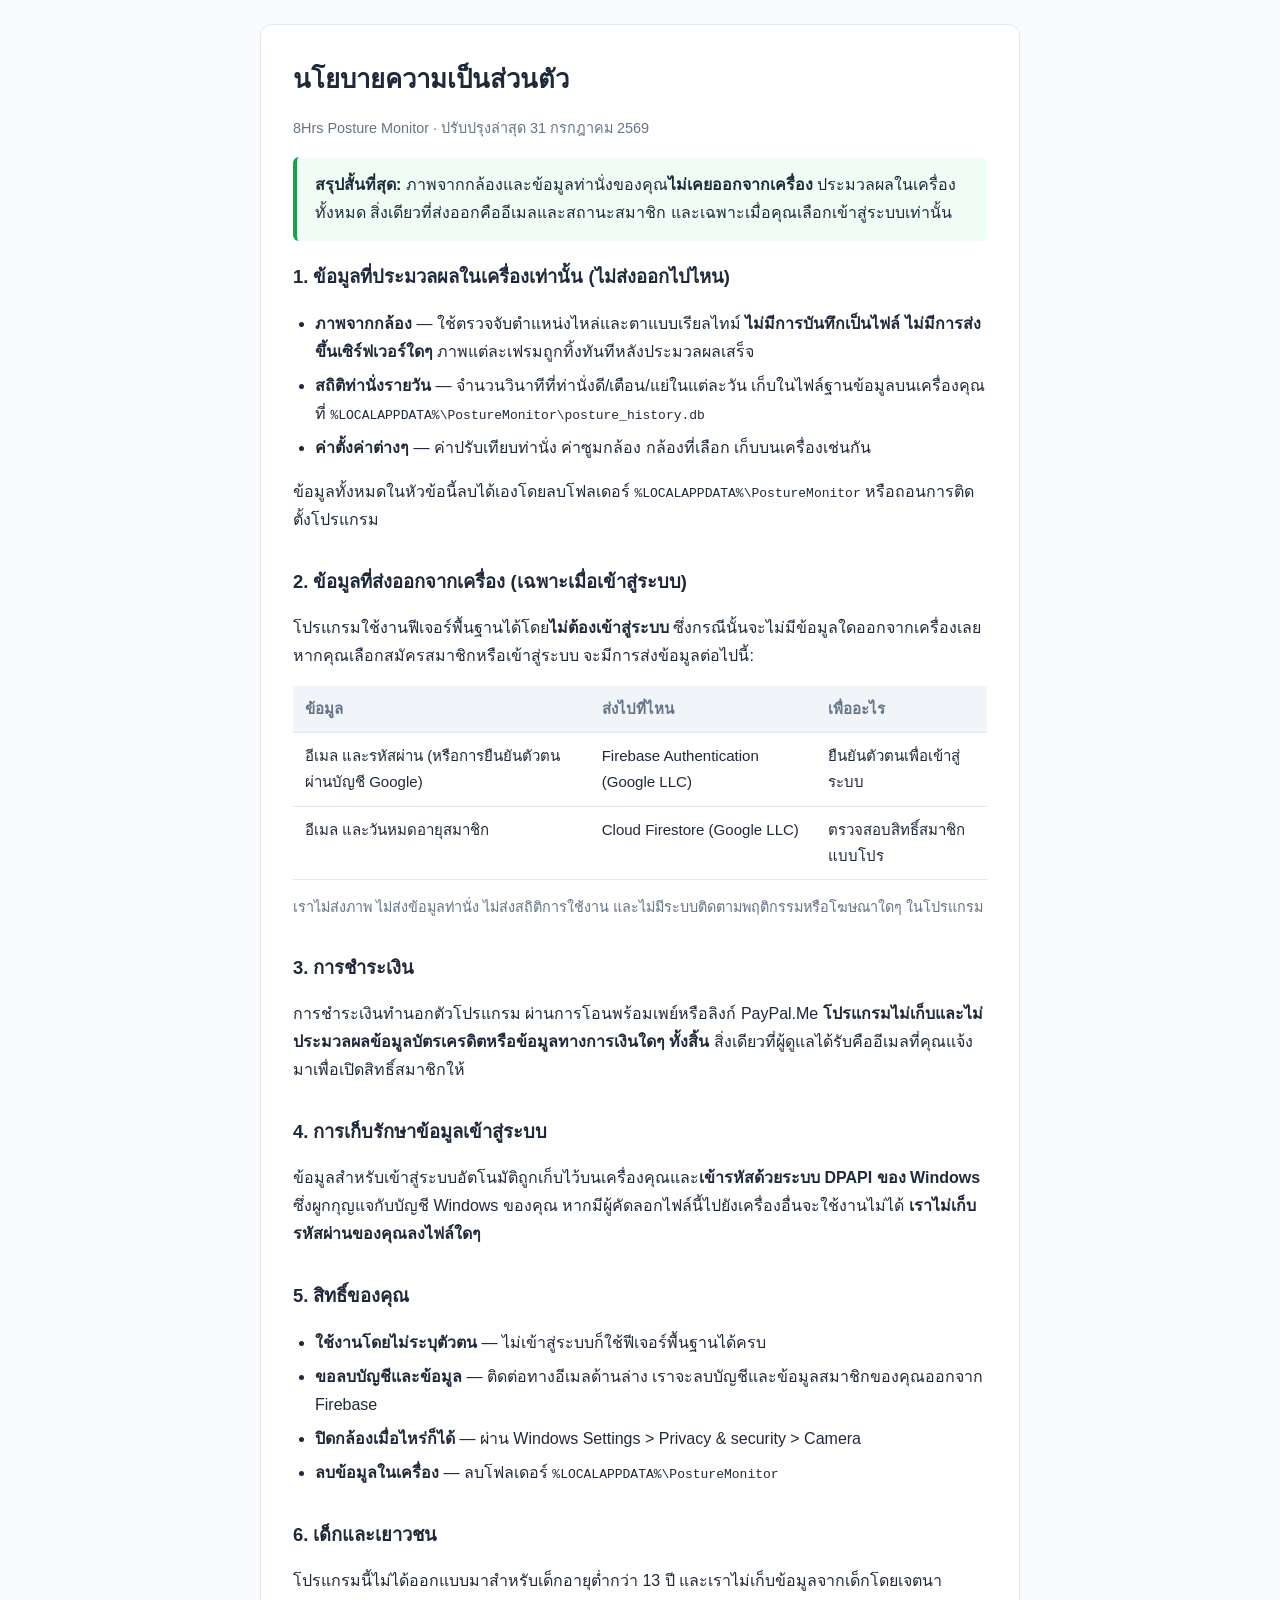
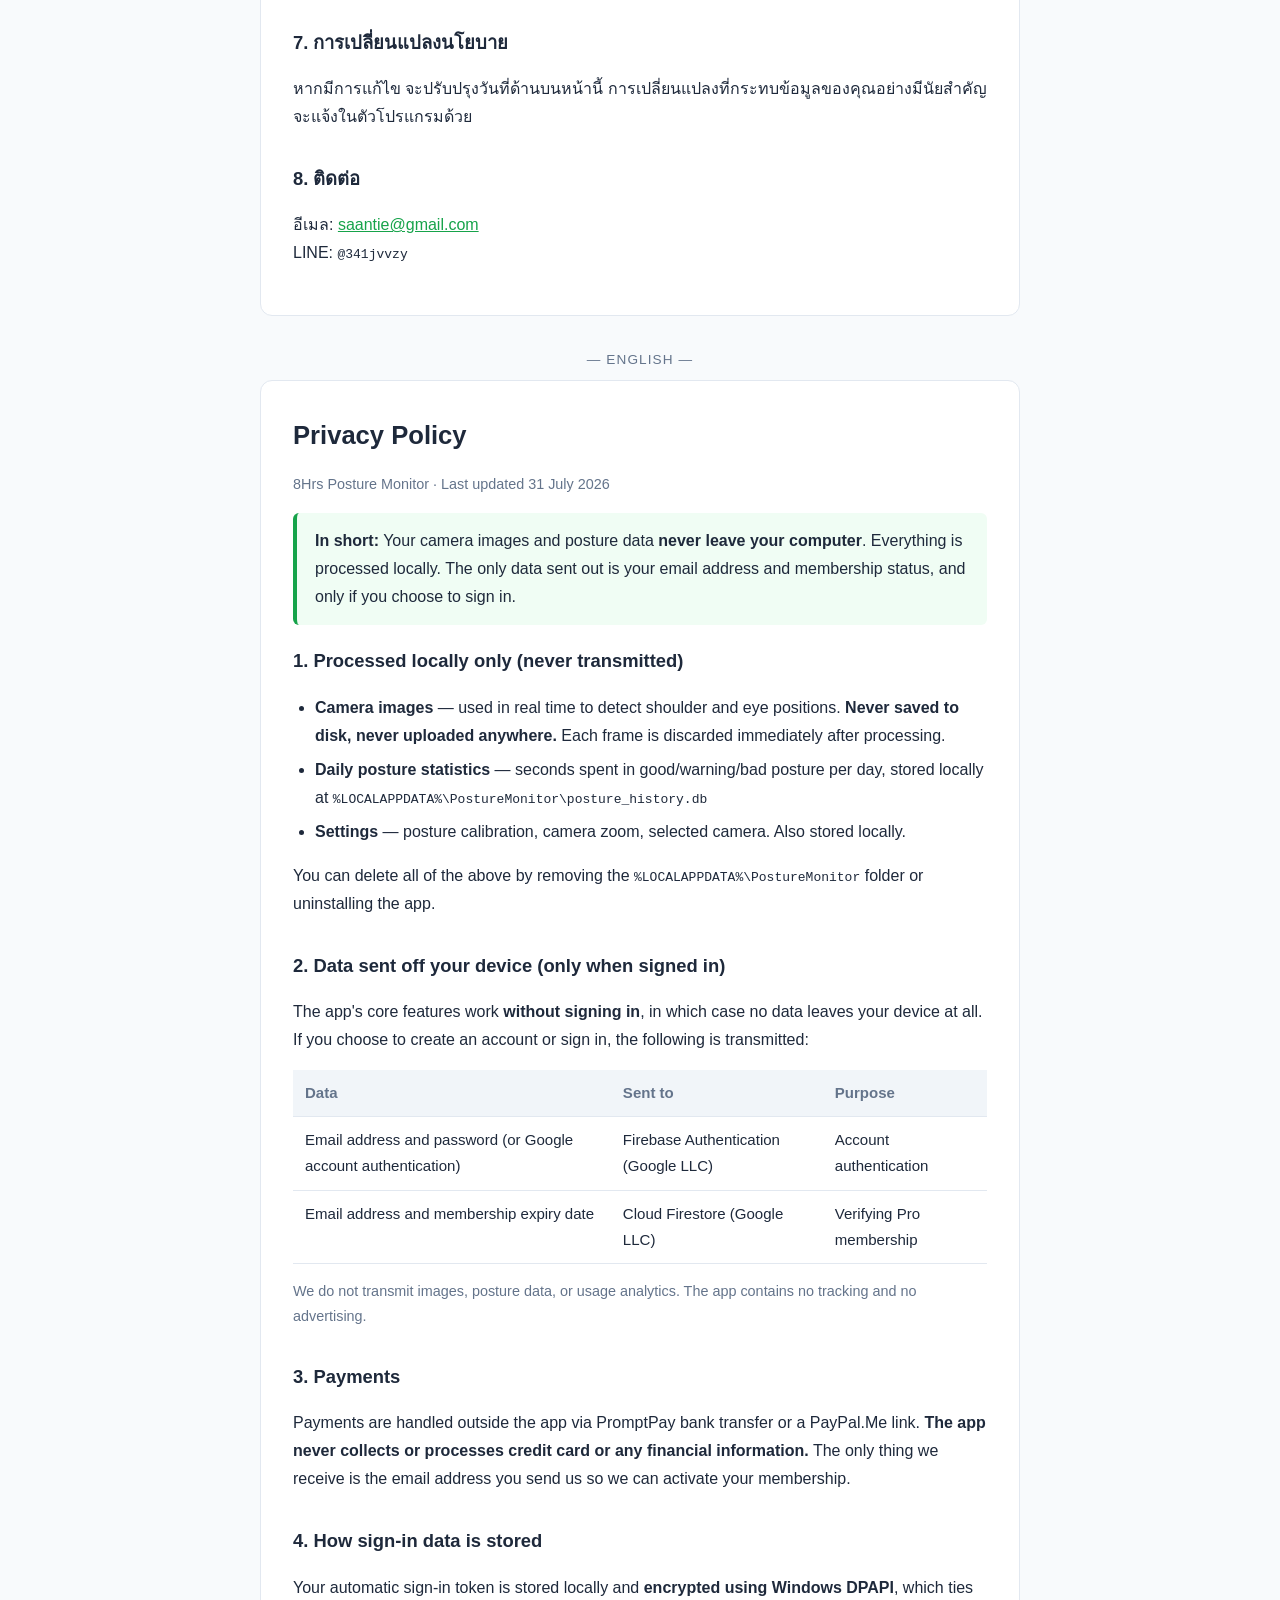
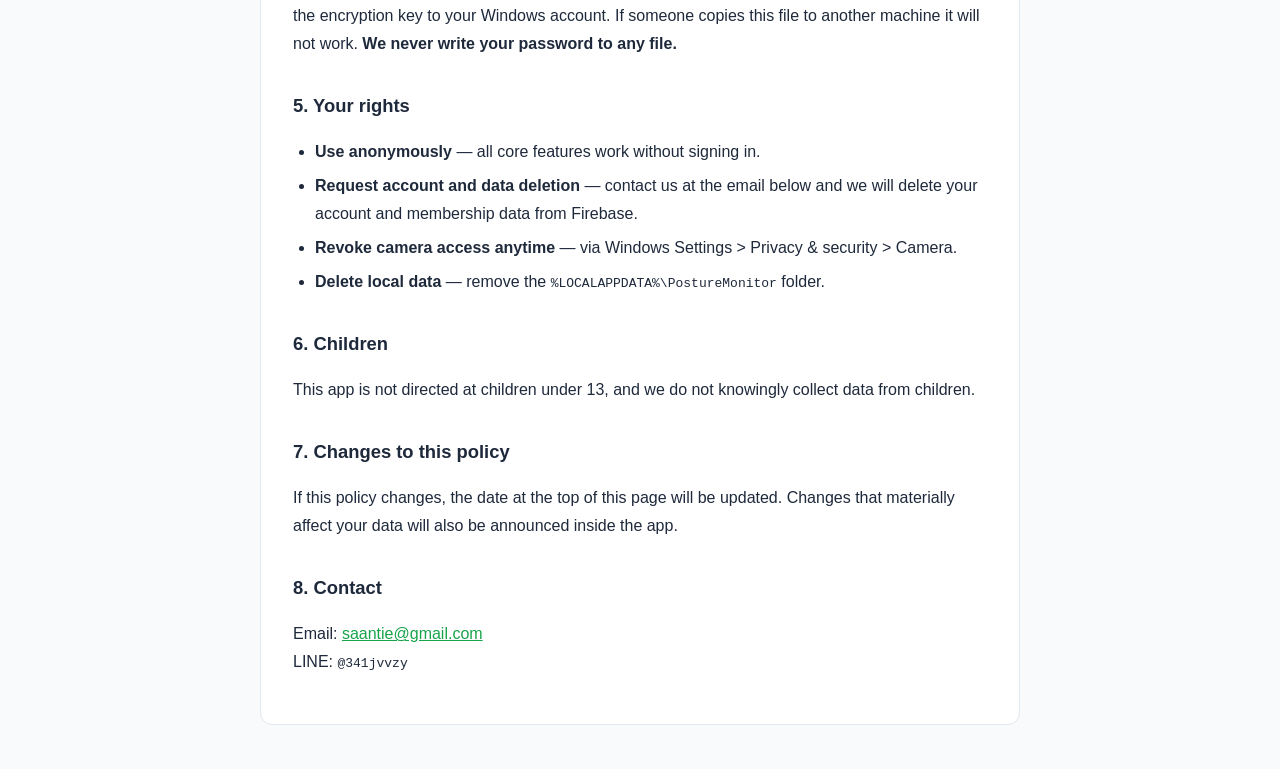
<file: privacy.html>
<!DOCTYPE html>
<html lang="th">
<head>
<meta charset="utf-8">
<meta name="viewport" content="width=device-width, initial-scale=1">
<title>นโยบายความเป็นส่วนตัว — 8Hrs Posture Monitor</title>
<style>
  :root {
    --bg: #F8FAFC; --card: #FFFFFF; --text: #1E293B; --muted: #64748B;
    --border: #E2E8F0; --accent: #16A34A; --highlight: #F0FDF4;
  }
  * { box-sizing: border-box; }
  body {
    margin: 0; padding: 24px 16px;
    font-family: "Segoe UI", "Sarabun", -apple-system, sans-serif;
    background: var(--bg); color: var(--text); line-height: 1.75;
  }
  main { max-width: 760px; margin: 0 auto; }
  .card {
    background: var(--card); border: 1px solid var(--border);
    border-radius: 12px; padding: 32px; margin-bottom: 20px;
  }
  h1 { font-size: 1.6em; margin: 0 0 4px; }
  h2 { font-size: 1.15em; margin: 28px 0 8px; padding-top: 4px; }
  h2:first-of-type { margin-top: 8px; }
  .muted { color: var(--muted); font-size: 0.9em; }
  .key {
    background: var(--highlight); border-left: 4px solid var(--accent);
    padding: 14px 18px; border-radius: 6px; margin: 16px 0;
  }
  table { width: 100%; border-collapse: collapse; margin: 12px 0; font-size: 0.94em; }
  th, td { text-align: left; padding: 10px 12px; border-bottom: 1px solid var(--border); vertical-align: top; }
  th { background: #F1F5F9; color: var(--muted); font-weight: 600; }
  ul { padding-left: 22px; }
  li { margin: 6px 0; }
  a { color: var(--accent); }
  .lang-sep { text-align: center; color: var(--muted); margin: 32px 0 8px; font-size: 0.85em; letter-spacing: .08em; }
  @media (max-width: 640px) { .card { padding: 20px; } body { padding: 16px 10px; } }
</style>
</head>
<body>
<main>

  <div class="card">
    <h1>นโยบายความเป็นส่วนตัว</h1>
    <p class="muted">8Hrs Posture Monitor · ปรับปรุงล่าสุด 31 กรกฎาคม 2569</p>

    <div class="key">
      <b>สรุปสั้นที่สุด:</b> ภาพจากกล้องและข้อมูลท่านั่งของคุณ<b>ไม่เคยออกจากเครื่อง</b>
      ประมวลผลในเครื่องทั้งหมด สิ่งเดียวที่ส่งออกคืออีเมลและสถานะสมาชิก และเฉพาะเมื่อคุณเลือกเข้าสู่ระบบเท่านั้น
    </div>

    <h2>1. ข้อมูลที่ประมวลผลในเครื่องเท่านั้น (ไม่ส่งออกไปไหน)</h2>
    <ul>
      <li><b>ภาพจากกล้อง</b> — ใช้ตรวจจับตำแหน่งไหล่และตาแบบเรียลไทม์ <b>ไม่มีการบันทึกเป็นไฟล์ ไม่มีการส่งขึ้นเซิร์ฟเวอร์ใดๆ</b> ภาพแต่ละเฟรมถูกทิ้งทันทีหลังประมวลผลเสร็จ</li>
      <li><b>สถิติท่านั่งรายวัน</b> — จำนวนวินาทีที่ท่านั่งดี/เตือน/แย่ในแต่ละวัน เก็บในไฟล์ฐานข้อมูลบนเครื่องคุณที่
        <code>%LOCALAPPDATA%\PostureMonitor\posture_history.db</code></li>
      <li><b>ค่าตั้งค่าต่างๆ</b> — ค่าปรับเทียบท่านั่ง ค่าซูมกล้อง กล้องที่เลือก เก็บบนเครื่องเช่นกัน</li>
    </ul>
    <p>ข้อมูลทั้งหมดในหัวข้อนี้ลบได้เองโดยลบโฟลเดอร์ <code>%LOCALAPPDATA%\PostureMonitor</code> หรือถอนการติดตั้งโปรแกรม</p>

    <h2>2. ข้อมูลที่ส่งออกจากเครื่อง (เฉพาะเมื่อเข้าสู่ระบบ)</h2>
    <p>โปรแกรมใช้งานฟีเจอร์พื้นฐานได้โดย<b>ไม่ต้องเข้าสู่ระบบ</b> ซึ่งกรณีนั้นจะไม่มีข้อมูลใดออกจากเครื่องเลย
       หากคุณเลือกสมัครสมาชิกหรือเข้าสู่ระบบ จะมีการส่งข้อมูลต่อไปนี้:</p>
    <table>
      <tr><th>ข้อมูล</th><th>ส่งไปที่ไหน</th><th>เพื่ออะไร</th></tr>
      <tr><td>อีเมล และรหัสผ่าน (หรือการยืนยันตัวตนผ่านบัญชี Google)</td><td>Firebase Authentication (Google LLC)</td><td>ยืนยันตัวตนเพื่อเข้าสู่ระบบ</td></tr>
      <tr><td>อีเมล และวันหมดอายุสมาชิก</td><td>Cloud Firestore (Google LLC)</td><td>ตรวจสอบสิทธิ์สมาชิกแบบโปร</td></tr>
    </table>
    <p class="muted">เราไม่ส่งภาพ ไม่ส่งข้อมูลท่านั่ง ไม่ส่งสถิติการใช้งาน และไม่มีระบบติดตามพฤติกรรมหรือโฆษณาใดๆ ในโปรแกรม</p>

    <h2>3. การชำระเงิน</h2>
    <p>การชำระเงินทำนอกตัวโปรแกรม ผ่านการโอนพร้อมเพย์หรือลิงก์ PayPal.Me
       <b>โปรแกรมไม่เก็บและไม่ประมวลผลข้อมูลบัตรเครดิตหรือข้อมูลทางการเงินใดๆ ทั้งสิ้น</b>
       สิ่งเดียวที่ผู้ดูแลได้รับคืออีเมลที่คุณแจ้งมาเพื่อเปิดสิทธิ์สมาชิกให้</p>

    <h2>4. การเก็บรักษาข้อมูลเข้าสู่ระบบ</h2>
    <p>ข้อมูลสำหรับเข้าสู่ระบบอัตโนมัติถูกเก็บไว้บนเครื่องคุณและ<b>เข้ารหัสด้วยระบบ DPAPI ของ Windows</b>
       ซึ่งผูกกุญแจกับบัญชี Windows ของคุณ หากมีผู้คัดลอกไฟล์นี้ไปยังเครื่องอื่นจะใช้งานไม่ได้
       <b>เราไม่เก็บรหัสผ่านของคุณลงไฟล์ใดๆ</b></p>

    <h2>5. สิทธิ์ของคุณ</h2>
    <ul>
      <li><b>ใช้งานโดยไม่ระบุตัวตน</b> — ไม่เข้าสู่ระบบก็ใช้ฟีเจอร์พื้นฐานได้ครบ</li>
      <li><b>ขอลบบัญชีและข้อมูล</b> — ติดต่อทางอีเมลด้านล่าง เราจะลบบัญชีและข้อมูลสมาชิกของคุณออกจาก Firebase</li>
      <li><b>ปิดกล้องเมื่อไหร่ก็ได้</b> — ผ่าน Windows Settings &gt; Privacy &amp; security &gt; Camera</li>
      <li><b>ลบข้อมูลในเครื่อง</b> — ลบโฟลเดอร์ <code>%LOCALAPPDATA%\PostureMonitor</code></li>
    </ul>

    <h2>6. เด็กและเยาวชน</h2>
    <p>โปรแกรมนี้ไม่ได้ออกแบบมาสำหรับเด็กอายุต่ำกว่า 13 ปี และเราไม่เก็บข้อมูลจากเด็กโดยเจตนา</p>

    <h2>7. การเปลี่ยนแปลงนโยบาย</h2>
    <p>หากมีการแก้ไข จะปรับปรุงวันที่ด้านบนหน้านี้ การเปลี่ยนแปลงที่กระทบข้อมูลของคุณอย่างมีนัยสำคัญจะแจ้งในตัวโปรแกรมด้วย</p>

    <h2>8. ติดต่อ</h2>
    <p>อีเมล: <a href="mailto:saantie@gmail.com">saantie@gmail.com</a><br>
       LINE: <code>@341jvvzy</code></p>
  </div>

  <div class="lang-sep">— ENGLISH —</div>

  <div class="card">
    <h1>Privacy Policy</h1>
    <p class="muted">8Hrs Posture Monitor · Last updated 31 July 2026</p>

    <div class="key">
      <b>In short:</b> Your camera images and posture data <b>never leave your computer</b>.
      Everything is processed locally. The only data sent out is your email address and membership
      status, and only if you choose to sign in.
    </div>

    <h2>1. Processed locally only (never transmitted)</h2>
    <ul>
      <li><b>Camera images</b> — used in real time to detect shoulder and eye positions.
        <b>Never saved to disk, never uploaded anywhere.</b> Each frame is discarded immediately after processing.</li>
      <li><b>Daily posture statistics</b> — seconds spent in good/warning/bad posture per day, stored locally at
        <code>%LOCALAPPDATA%\PostureMonitor\posture_history.db</code></li>
      <li><b>Settings</b> — posture calibration, camera zoom, selected camera. Also stored locally.</li>
    </ul>
    <p>You can delete all of the above by removing the <code>%LOCALAPPDATA%\PostureMonitor</code> folder or uninstalling the app.</p>

    <h2>2. Data sent off your device (only when signed in)</h2>
    <p>The app's core features work <b>without signing in</b>, in which case no data leaves your device at all.
       If you choose to create an account or sign in, the following is transmitted:</p>
    <table>
      <tr><th>Data</th><th>Sent to</th><th>Purpose</th></tr>
      <tr><td>Email address and password (or Google account authentication)</td><td>Firebase Authentication (Google LLC)</td><td>Account authentication</td></tr>
      <tr><td>Email address and membership expiry date</td><td>Cloud Firestore (Google LLC)</td><td>Verifying Pro membership</td></tr>
    </table>
    <p class="muted">We do not transmit images, posture data, or usage analytics. The app contains no tracking and no advertising.</p>

    <h2>3. Payments</h2>
    <p>Payments are handled outside the app via PromptPay bank transfer or a PayPal.Me link.
       <b>The app never collects or processes credit card or any financial information.</b>
       The only thing we receive is the email address you send us so we can activate your membership.</p>

    <h2>4. How sign-in data is stored</h2>
    <p>Your automatic sign-in token is stored locally and <b>encrypted using Windows DPAPI</b>, which ties the
       encryption key to your Windows account. If someone copies this file to another machine it will not work.
       <b>We never write your password to any file.</b></p>

    <h2>5. Your rights</h2>
    <ul>
      <li><b>Use anonymously</b> — all core features work without signing in.</li>
      <li><b>Request account and data deletion</b> — contact us at the email below and we will delete your account and membership data from Firebase.</li>
      <li><b>Revoke camera access anytime</b> — via Windows Settings &gt; Privacy &amp; security &gt; Camera.</li>
      <li><b>Delete local data</b> — remove the <code>%LOCALAPPDATA%\PostureMonitor</code> folder.</li>
    </ul>

    <h2>6. Children</h2>
    <p>This app is not directed at children under 13, and we do not knowingly collect data from children.</p>

    <h2>7. Changes to this policy</h2>
    <p>If this policy changes, the date at the top of this page will be updated. Changes that materially affect
       your data will also be announced inside the app.</p>

    <h2>8. Contact</h2>
    <p>Email: <a href="mailto:saantie@gmail.com">saantie@gmail.com</a><br>
       LINE: <code>@341jvvzy</code></p>
  </div>

</main>
</body>
</html>
</file>
